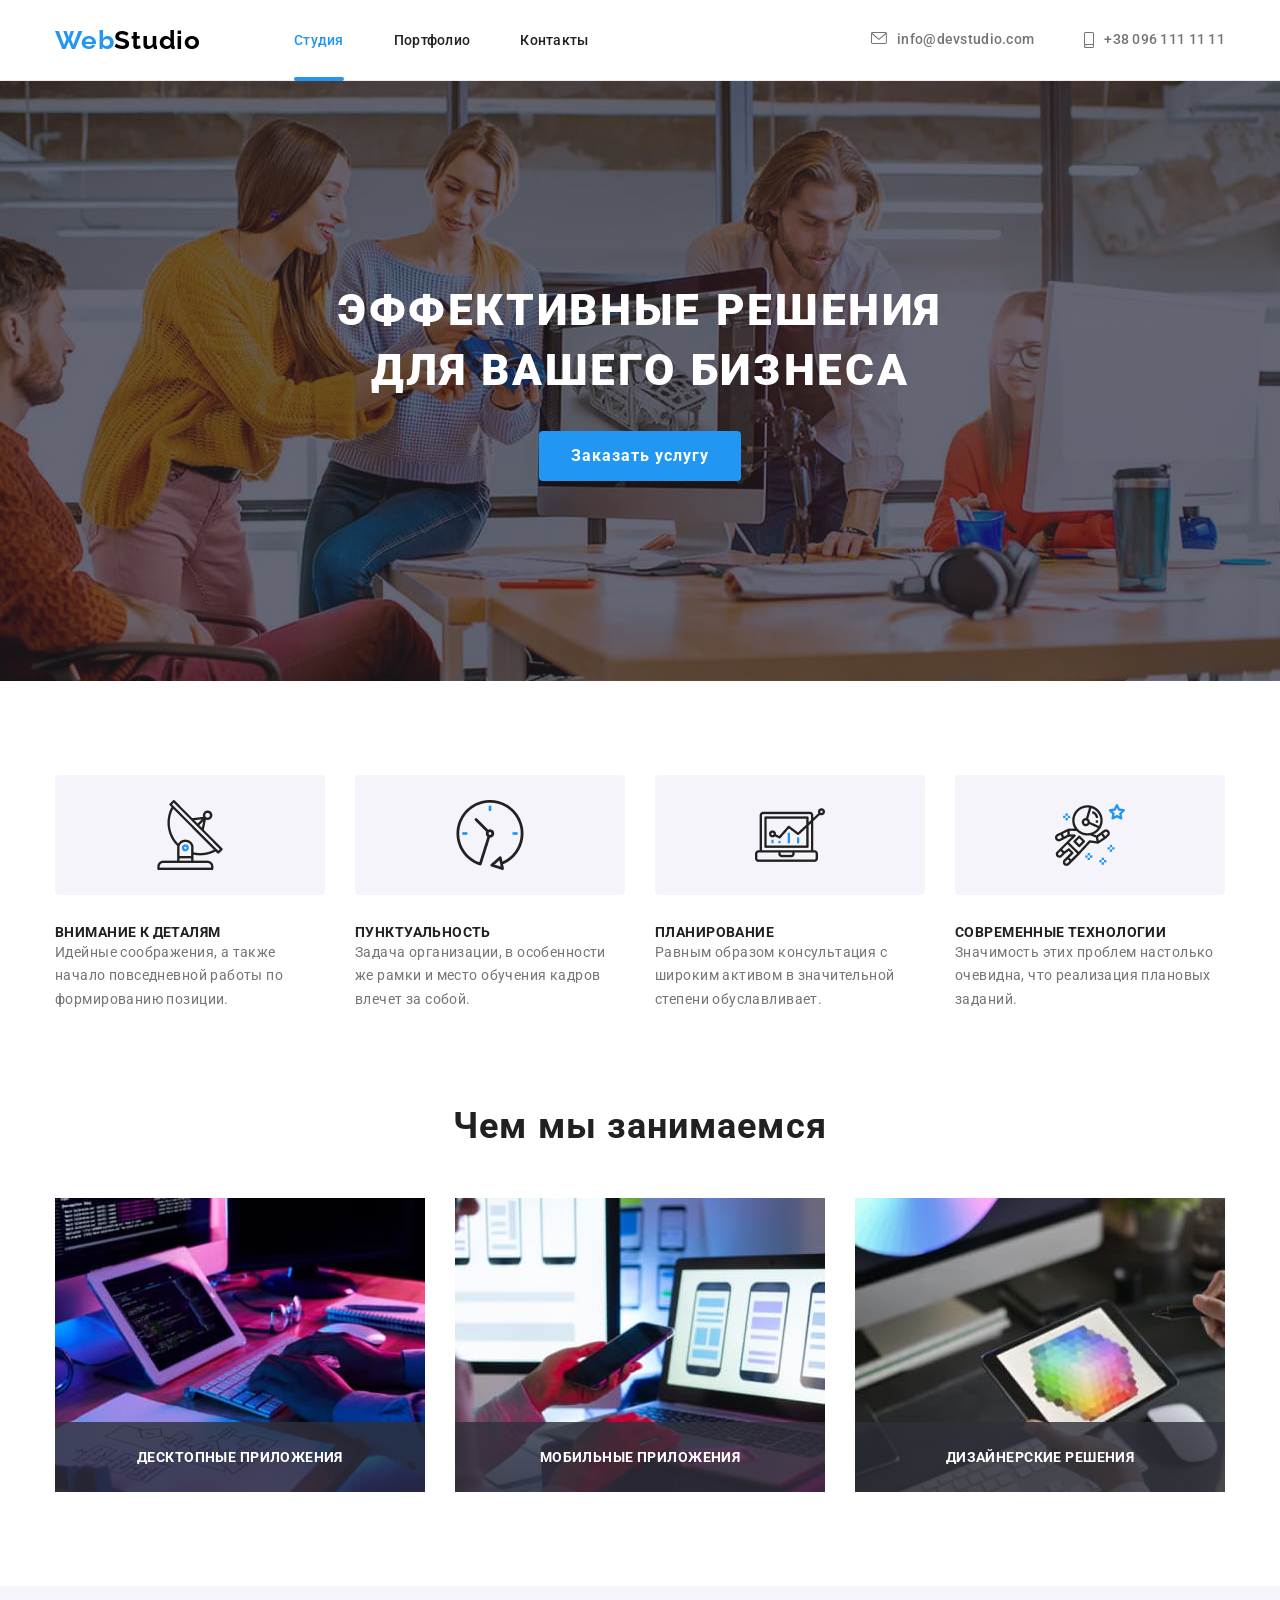
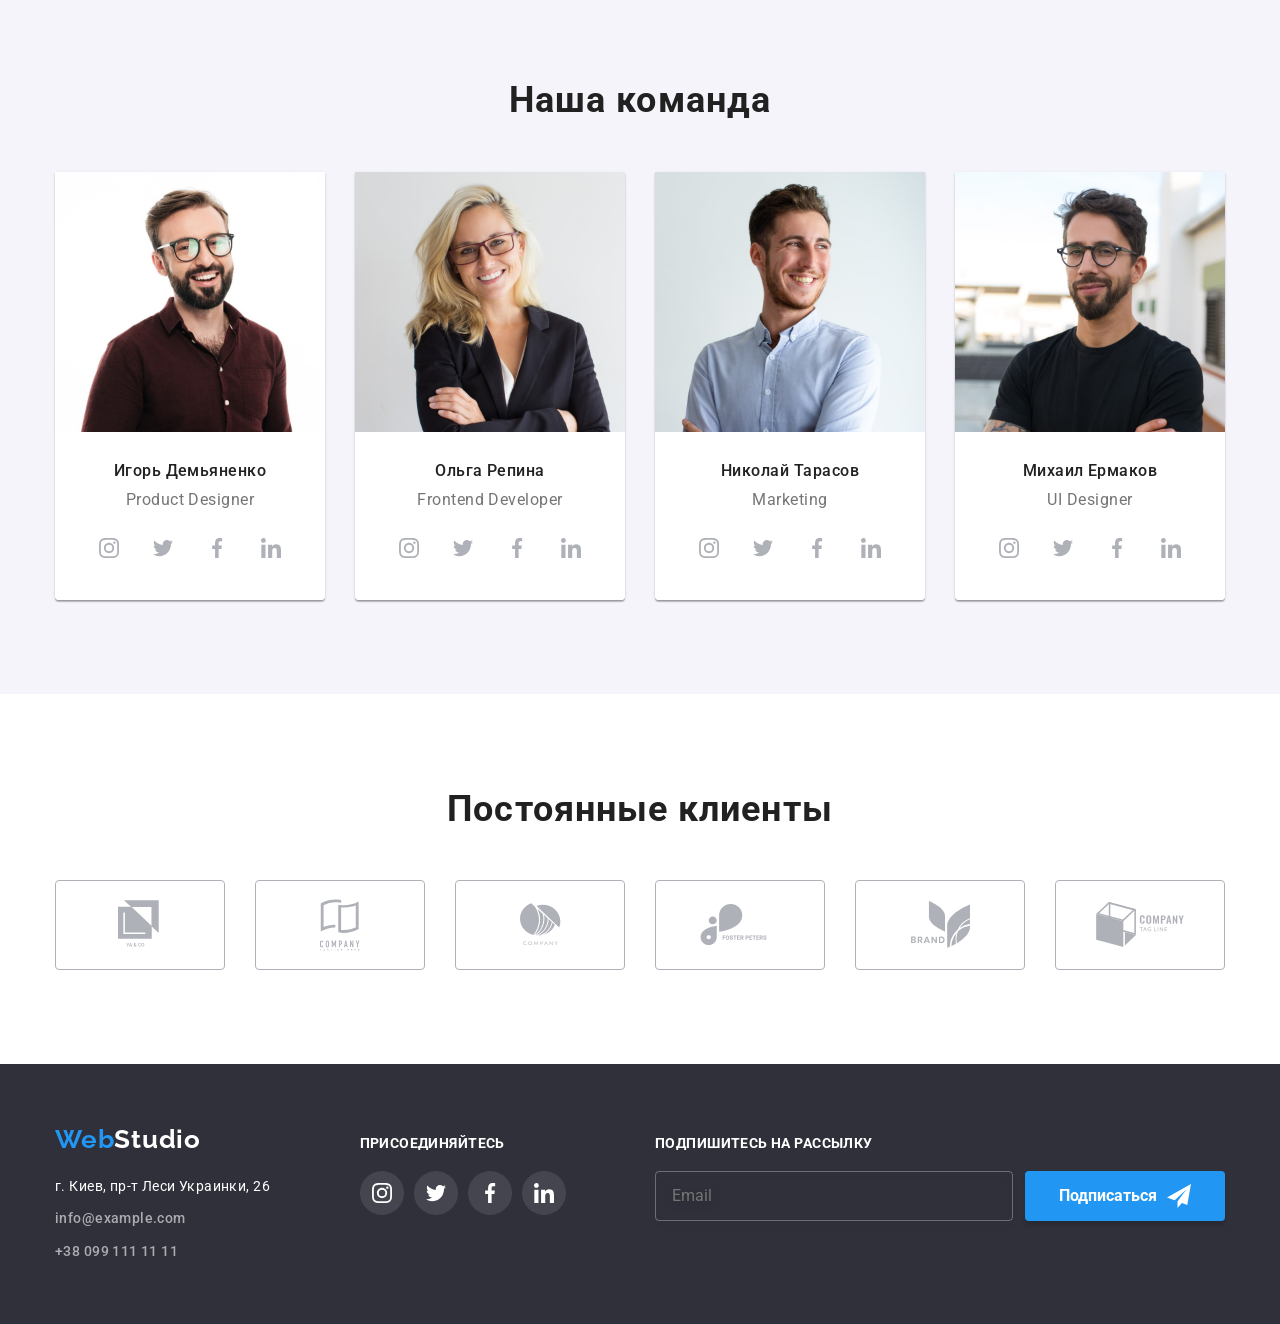
<file: index.html>
<!DOCTYPE html>
<html lang="ru">
  <head>
    <meta charset="UTF-8" />
    <meta http-equiv="X-UA-Compatible" content="IE=edge" />
    <meta name="viewport" content="width=device-width, initial-scale=1.0" />

    <title>Студия</title>
    <link rel="stylesheet" href="https://cdnjs.cloudflare.com/ajax/libs/modern-normalize/1.0.0/modern-normalize.min.css" />
    <link rel="stylesheet" href="./css/style.css" />
    <link href="https://fonts.googleapis.com/css2?family=Raleway:wght@700&family=Roboto:wght@400;500;700;900&display=swap" rel="stylesheet" />
    <link rel="stylesheet" href="./css/" />
  </head>
  <body>
    <header class="header">
      <div class="container">
        <div class="header-flex">
          <nav class="navigation">
            <a href="./index.html" class="logo" lang="en"><span class="logo-blue">Web</span>Studio</a>
            <ul class="site-nav">
              <li class="site-nav-item">
                <a href="./index.html" class="nav-link link current">Студия</a>
              </li>
              <li class="site-nav-item">
                <a href="./portfolio.html" class="link">Портфолио</a>
              </li>
              <li class="site-nav-item">
                <a href="/" class="link">Контакты</a>
              </li>
            </ul>
          </nav>
          <ul class="nav-contact">
            <li class="contacts-item">
              <a href="mailto:info@devstudio.com" class="link">
                <svg class="contacts-icon icon-envelope">
                  <use href="./images/symbol-defs.svg#icon-email"></use></svg
                >info@devstudio.com</a
              >
            </li>
            <li class="contacts-item">
              <a href="tel:+380961111111" class="link">
                <svg class="contacts-icon icon-smartphone">
                  <use href="./images/symbol-defs.svg#icon-smartphone"></use>
                </svg>
                +38 096 111 11 11</a
              >
            </li>
          </ul>
        </div>
      </div>
    </header>

    <!-- Герой -->
    <main>
      <section class="hero">
        <div class="container">
          <h1 class="hero-title">Эффективные решения для вашего бизнеса</h1>
          <button type="button" class="hero-btn" data-modal-open>Заказать услугу</button>
        </div>
      </section>

      <!--Преимущества / Benefits-->

      <section class="section">
        <div class="container">
          <h2 class="visually-hidden">Преимущества компании</h2>
          <ul class="benefits">
            <li class="benefits-item icon-antenna">
              <h3 class="section-title h3">Внимание к деталям</h3>
              <p class="benefits-text">Идейные соображения, а также начало повседневной работы по формированию позиции.</p>
            </li>
            <li class="benefits-item icon-clock">
              <h3 class="section-title h3">Пунктуальность</h3>
              <p class="benefits-text">Задача организации, в особенности же рамки и место обучения кадров влечет за собой.</p>
            </li>
            <li class="benefits-item icon-diagram">
              <h3 class="section-title h3">Планирование</h3>
              <p class="benefits-text">Равным образом консультация с широким активом в значительной степени обуславливает.</p>
            </li>
            <li class="benefits-item icon-astranaut">
              <h3 class="section-title h3">Современные технологии</h3>
              <p class="benefits-text">Значимость этих проблем настолько очевидна, что реализация плановых заданий.</p>
            </li>
          </ul>
        </div>
      </section>

      <!-- Чем мы занимаемся -->

      <section class="section section-service">
        <div class="container">
          <h2 class="section-title h2">Чем мы занимаемся</h2>
          <ul class="service-list">
            <li class="service-item">
              <div class="image-box">
                <img src="./images/box1.jpg" alt="Программирование" width="370" />
                <div class="image-overlay">
                  <p>Десктопные приложения</p>
                </div>
              </div>
            </li>
            <li class="service-item">
              <div class="image-box">
                <img src="./images/box2.jpg" alt="Программирование" width="370" />
                <div class="image-overlay">
                  <p>Мобильные приложения</p>
                </div>
              </div>
            </li>
            <li class="service-item">
              <div class="image-box">
                <img src="./images/box3.jpg" alt="Программирование" width="370" />
                <div class="image-overlay">
                  <p>Дизайнерские решения</p>
                </div>
              </div>
            </li>
          </ul>
        </div>
      </section>

      <!-- Команда / Team -->

      <section class="section team team-box">
        <div class="container">
          <h2 class="section-title h2">Наша команда</h2>
          <ul class="team-list">
            <li class="team-item">
              <img src="./images/igor.jpg" alt="Игорь" width="270" />
              <div class="team-item-footer">
                <h3 class="team-name">Игорь Демьяненко</h3>
                <p lang="en" class="team-title">Product Designer</p>
                <ul class="team-social-list">
                  <li class="team-social-item">
                    <a href="#" class="team-social-link">
                      <svg class="team-social-icon">
                        <use href="./images/symbol-defs.svg#icon-instagram"></use>
                      </svg>
                    </a>
                  </li>
                  <li class="team-social-item">
                    <a href="#" class="team-social-link">
                      <svg class="team-social-icon">
                        <use href="./images/symbol-defs.svg#icon-twitter"></use>
                      </svg>
                    </a>
                  </li>
                  <li class="team-social-item">
                    <a href="#" class="team-social-link">
                      <svg class="team-social-icon">
                        <use href="./images/symbol-defs.svg#icon-facebook"></use>
                      </svg>
                    </a>
                  </li>
                  <li class="team-social-item">
                    <a href="#" class="team-social-link">
                      <svg class="team-social-icon">
                        <use href="./images/symbol-defs.svg#icon-linkedin"></use>
                      </svg>
                    </a>
                  </li>
                </ul>
              </div>
            </li>
            <li class="team-item">
              <img src="./images/olga.jpg" alt="Ольга" width="270" />
              <div class="team-item-footer">
                <h3 class="team-name">Ольга Репина</h3>
                <p lang="en" class="team-title">Frontend Developer</p>
                <ul class="team-social-list">
                  <li class="team-social-item">
                    <a href="#" class="team-social-link">
                      <svg class="team-social-icon">
                        <use href="./images/symbol-defs.svg#icon-instagram"></use>
                      </svg>
                    </a>
                  </li>
                  <li class="team-social-item">
                    <a href="#" class="team-social-link">
                      <svg class="team-social-icon">
                        <use href="./images/symbol-defs.svg#icon-twitter"></use>
                      </svg>
                    </a>
                  </li>
                  <li class="team-social-item">
                    <a href="#" class="team-social-link">
                      <svg class="team-social-icon">
                        <use href="./images/symbol-defs.svg#icon-facebook"></use>
                      </svg>
                    </a>
                  </li>
                  <li class="team-social-item">
                    <a href="#" class="team-social-link">
                      <svg class="team-social-icon">
                        <use href="./images/symbol-defs.svg#icon-linkedin"></use>
                      </svg>
                    </a>
                  </li>
                </ul>
              </div>
            </li>
            <li class="team-item">
              <img src="./images/nikolai.jpg" alt="Николай" width="270" />
              <div class="team-item-footer">
                <h3 class="team-name">Николай Тарасов</h3>
                <p lang="en" class="team-title">Marketing</p>
                <ul class="team-social-list">
                  <li class="team-social-item">
                    <a href="#" class="team-social-link">
                      <svg class="team-social-icon">
                        <use href="./images/symbol-defs.svg#icon-instagram"></use>
                      </svg>
                    </a>
                  </li>
                  <li class="team-social-item">
                    <a href="#" class="team-social-link">
                      <svg class="team-social-icon">
                        <use href="./images/symbol-defs.svg#icon-twitter"></use>
                      </svg>
                    </a>
                  </li>
                  <li class="team-social-item">
                    <a href="#" class="team-social-link">
                      <svg class="team-social-icon">
                        <use href="./images/symbol-defs.svg#icon-facebook"></use>
                      </svg>
                    </a>
                  </li>
                  <li class="team-social-item">
                    <a href="#" class="team-social-link">
                      <svg class="team-social-icon">
                        <use href="./images/symbol-defs.svg#icon-linkedin"></use>
                      </svg>
                    </a>
                  </li>
                </ul>
              </div>
            </li>
            <li class="team-item">
              <img src="./images/mihail.jpg" alt="Михаил" width="270" />
              <div class="team-item-footer">
                <h3 class="team-name">Михаил Ермаков</h3>
                <p lang="en" class="team-title">UI Designer</p>
                <ul class="team-social-list">
                  <li class="team-social-item">
                    <a href="#" class="team-social-link">
                      <svg class="team-social-icon">
                        <use href="./images/symbol-defs.svg#icon-instagram"></use>
                      </svg>
                    </a>
                  </li>
                  <li class="team-social-item">
                    <a href="#" class="team-social-link">
                      <svg class="team-social-icon">
                        <use href="./images/symbol-defs.svg#icon-twitter"></use>
                      </svg>
                    </a>
                  </li>
                  <li class="team-social-item">
                    <a href="#" class="team-social-link">
                      <svg class="team-social-icon">
                        <use href="./images/symbol-defs.svg#icon-facebook"></use>
                      </svg>
                    </a>
                  </li>
                  <li class="team-social-item">
                    <a href="#" class="team-social-link">
                      <svg class="team-social-icon">
                        <use href="./images/symbol-defs.svg#icon-linkedin"></use>
                      </svg>
                    </a>
                  </li>
                </ul>
              </div>
            </li>
          </ul>
        </div>
      </section>

      <!-- CLIENTS -->

      <section class="clients">
        <div class="container">
          <h2 class="clients-title">Постоянные клиенты</h2>
          <ul class="clients-list">
            <li class="clients-item">
              <a href="" class="clients-link">
                <svg class="clients-item logo-1">
                  <use href="./images/symbol-defs.svg#icon-logo-1"></use>
                </svg>
              </a>
            </li>
            <li class="clients-item">
              <a href="" class="clients-link">
                <svg class="clients-item logo-2">
                  <use href="./images/symbol-defs.svg#icon-logo-2"></use>
                </svg>
              </a>
            </li>
            <li class="clients-item">
              <a href="" class="clients-link">
                <svg class="clients-item logo-3">
                  <use href="./images/symbol-defs.svg#icon-logo-3"></use>
                </svg>
              </a>
            </li>
            <li class="clients-item">
              <a href="" class="clients-link">
                <svg class="clients-item logo-4">
                  <use href="./images/symbol-defs.svg#icon-logo-4"></use>
                </svg>
              </a>
            </li>
            <li class="clients-item">
              <a href="" class="clients-link">
                <svg class="clients-item logo-5">
                  <use href="./images/symbol-defs.svg#icon-logo-5"></use>
                </svg>
              </a>
            </li>
            <li class="clients-item">
              <a href="" class="clients-link">
                <svg class="clients-item logo-6">
                  <use href="./images/symbol-defs.svg#icon-logo-6"></use>
                </svg>
              </a>
            </li>
          </ul>
        </div>
      </section>
    </main>

    <!-- Футер -->

    <footer>
      <div class="container footer-box">
        <div class="footer-box-div">
          <a href="/" class="logo-footer" lang="en"><span class="logo-blue">Web</span>Studio</a>
          <address class="address">
            <ul class="footer-contact">
              <li class="aadress-item">
                <a href="/" class="street">г. Киев, пр-т Леси Украинки, 26</a>
              </li>
              <li class="aadress-item">
                <a href="mailto:info@example.com" class="link">info@example.com</a>
              </li>
              <li class="aadress-item">
                <a href="tel:+380991111111" class="link">+38 099 111 11 11</a>
              </li>
            </ul>
          </address>
        </div>
        <div class="footer-box-div">
          <h2 class="footer-title">присоединяйтесь</h2>
          <ul class="footer-list">
            <li class="footer-item">
              <a href="" class="footer-link">
                <svg class="footer-icon">
                  <use href="./images/symbol-defs.svg#icon-instagram"></use>
                </svg>
              </a>
            </li>
            <li class="footer-item">
              <a href="" class="footer-link">
                <svg class="footer-icon">
                  <use href="./images/symbol-defs.svg#icon-twitter"></use>
                </svg>
              </a>
            </li>
            <li class="footer-item">
              <a href="" class="footer-link">
                <svg class="footer-icon">
                  <use href="./images/symbol-defs.svg#icon-facebook"></use>
                </svg>
              </a>
            </li>
            <li class="footer-item">
              <a href="" class="footer-link">
                <svg class="footer-icon">
                  <use href="./images/symbol-defs.svg#icon-linkedin"></use>
                </svg>
              </a>
            </li>
          </ul>
        </div>
        <div class="connect">
          <form class="connect-form">
            <h3 class="subscribe">Подпишитесь на рассылку</h3>
            <div class="button-div">
              <input type="text" name="email" class="subscribe-input" placeholder="Email" />
              <button type="submit" class="connect-button">
                Подписаться
                <svg class="connect-svg">
                  <use href="./images/symbol-defs.svg#icon-send"></use>
                </svg>
              </button>
            </div>
          </form>
        </div>
      </div>
    </footer>
    <div class="backdrop is-hidden" data-modal>
      <div class="modal">
        <button type="button" class="btn-close" data-modal-close>
          <svg class="close-button">
            <use href="./images/symbol-defs.svg#icon-close"></use>
          </svg>
        </button>
        <h3 class="modal-title">Оставьте свои данные, мы вам перезвоним</h3>

        <form class="modal-form">
          <label class="modal-box">
            <span class="form-text">Имя</span>
            <svg class="form-icon1">
              <use href="./images/symbol-defs.svg#icon-person"></use>
            </svg>
            <input type="text" name="name" class="form-input" />
            
          </label>
          <label class="modal-box">
            <span class="form-text">Телефон</span>
            <svg class="form-icon2">
              <use href="./images/symbol-defs.svg#icon-phone"></use>
            </svg>
            <input type="tel" name="tel" class="form-input" />
          </label>
          <label class="modal-box">
            <span class="form-text">Почта</span>
            <svg class="form-icon3">
              <use href="./images/symbol-defs.svg#icon-mail"></use>
            </svg>
            <input type="email" name="email" class="form-input" />
          </label>
          <label class="modal-box">
            <span class="form-text">Комментарий</span>
            <textarea name="comment" class="form-textarea" placeholder="Введите текст"></textarea>
          </label>
          <label class="modal-rules-text">
            <input class="form-checkbox" type="checkbox" name="checkbox" />
            <span class="check-icon"></span>
            Соглашаюсь с рассылкой и принимаю <a href="#" class="rules-text">Условия договора</a>
            
          </label>
          <button type="submit" class="btn-send">Отправить</button>
        </form>
      </div>
    </div>

    <script src="./js/modal.js"></script>
  </body>
</html>
</file>
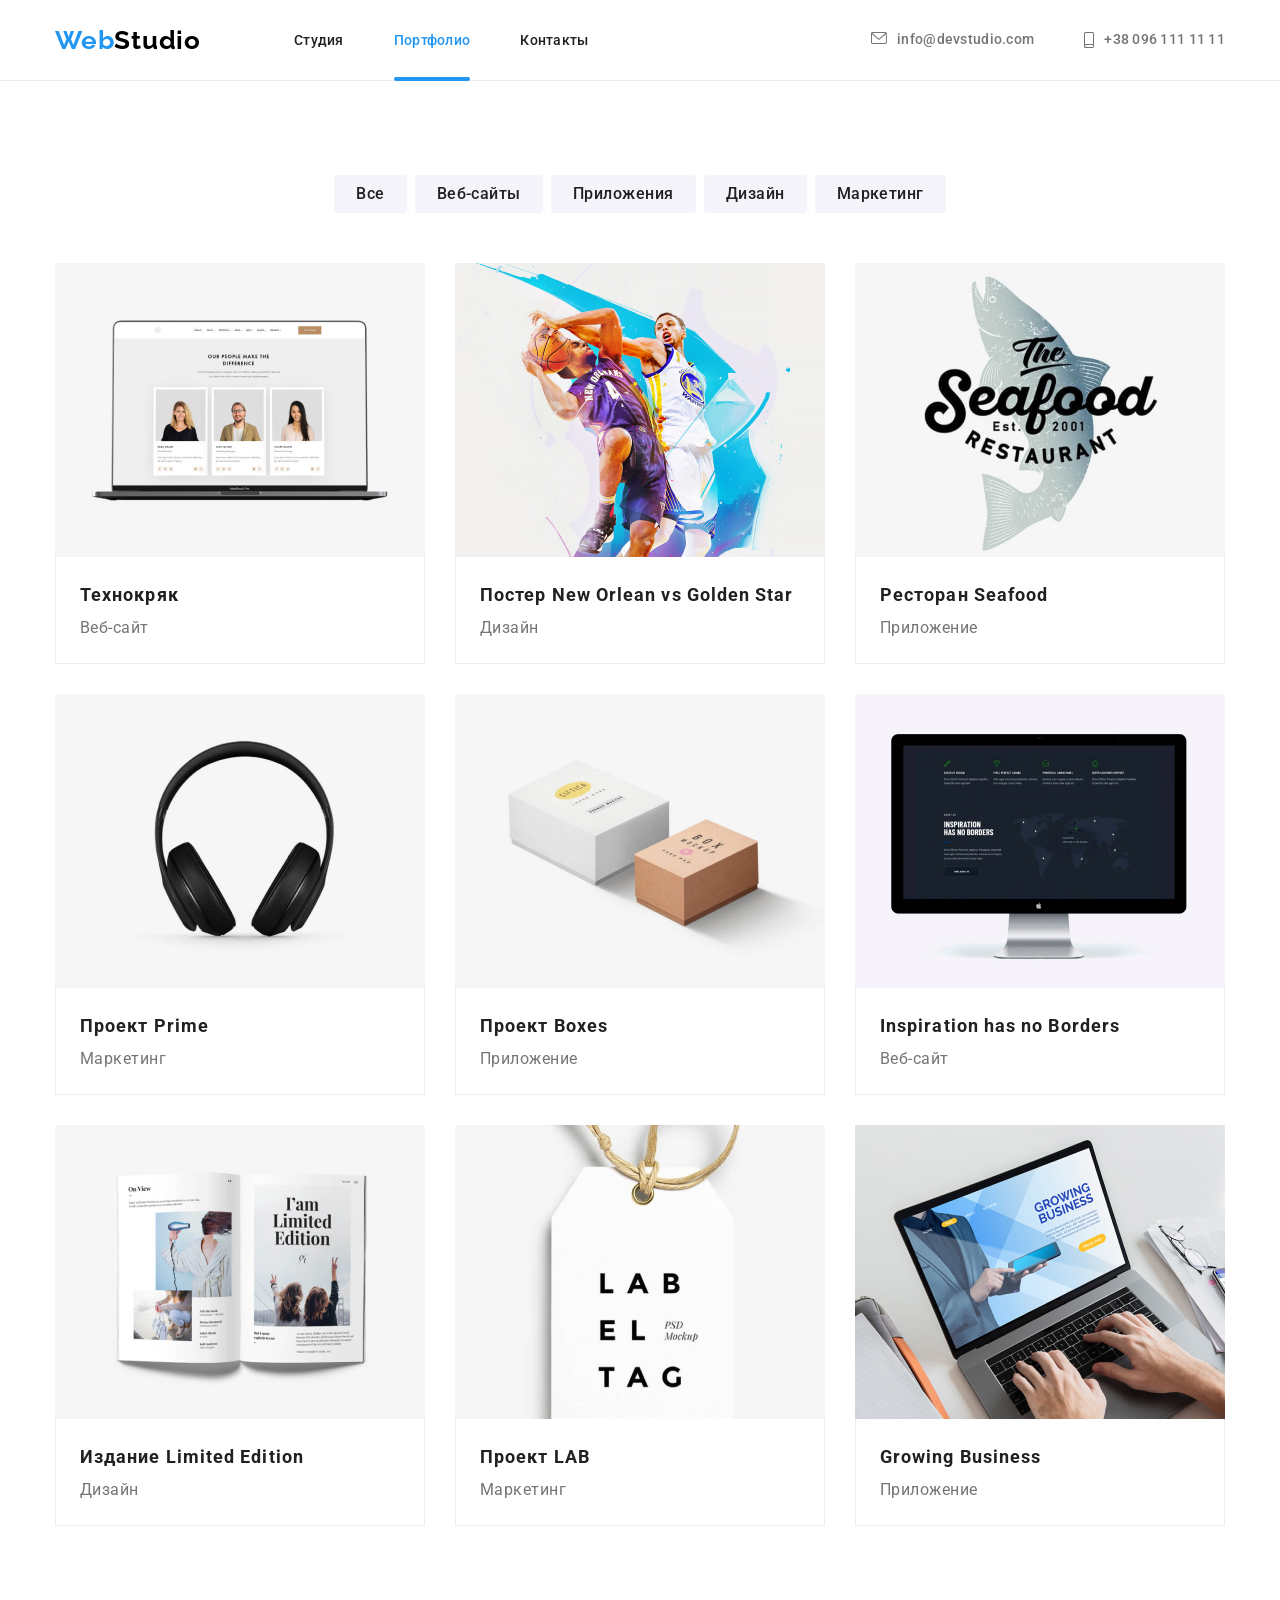
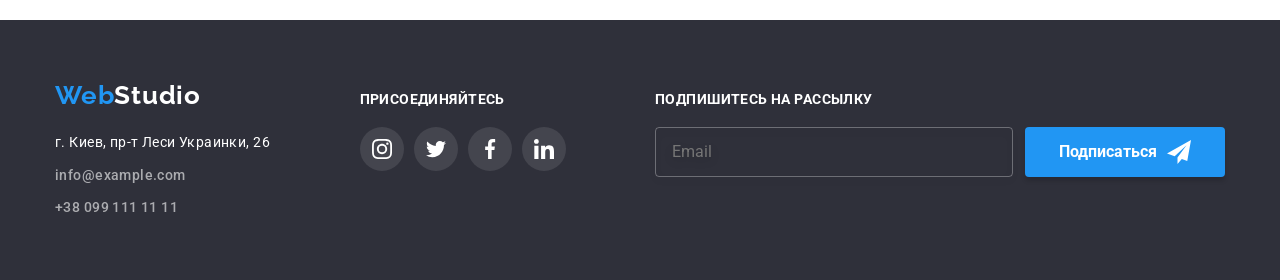
<file: portfolio.html>
<!DOCTYPE html>
<html lang="ru">
  <head>
    <meta charset="UTF-8" />
    <meta http-equiv="X-UA-Compatible" content="IE=edge" />
    <meta name="viewport" content="width=device-width, initial-scale=1.0" />
    <title>Портфолио</title>
    <link rel="stylesheet" href="https://cdnjs.cloudflare.com/ajax/libs/modern-normalize/1.0.0/modern-normalize.min.css" />
    <link rel="stylesheet" href="./css/style.css" />
    <link href="https://fonts.googleapis.com/css2?family=Raleway:wght@700&family=Roboto:wght@400;500;700;900&display=swap" rel="stylesheet" />
  </head>
  <body>
    <header class="header">
      <div class="container">
        <div class="header-flex">
          <nav class="navigation">
            <a href="./index.html" class="logo" lang="en"><span class="logo-blue">Web</span>Studio</a>
            <ul class="site-nav">
              <li class="site-nav-item">
                <a href="./index.html" class="link">Студия</a>
              </li>
              <li class="site-nav-item">
                <a href="./portfolio.html" class="nav-link link current">Портфолио</a>
              </li>
              <li class="site-nav-item">
                <a href="/" class="link">Контакты</a>
              </li>
            </ul>
          </nav>
          <ul class="nav-contact">
            <li class="contacts-item">
              <a href="mailto:info@devstudio.com" class="link">
                <svg class="contacts-icon icon-envelope">
                  <use href="./images/symbol-defs.svg#icon-email"></use></svg
                >info@devstudio.com</a
              >
            </li>
            <li class="contacts-item">
              <a href="tel:+380961111111" class="link">
                <svg class="contacts-icon icon-smartphone">
                  <use href="./images/symbol-defs.svg#icon-smartphone"></use>
                </svg>
                +38 096 111 11 11</a
              >
            </li>
          </ul>
        </div>
      </div>
    </header>

    <!-- Герой -->
    <main>
      <section class="section">
        <div class="container">
          <h1 class="visually-hidden">Закладки</h1>
          <ul class="buttons">
            <li class="buttons-item">
              <button type="button" class="btn">Все</button>
            </li>
            <li class="buttons-item">
              <button type="button" class="btn">Веб-сайты</button>
            </li>
            <li class="buttons-item">
              <button type="button" class="btn">Приложения</button>
            </li>
            <li class="buttons-item">
              <button type="button" class="btn">Дизайн</button>
            </li>
            <li class="buttons-item">
              <button type="button" class="btn">Маркетинг</button>
            </li>
          </ul>

          <!-- Services -->

          <div class="serv-container">
            <ul class="serv-list">
              <li class="serv-list-item">
                <div class="box">
                  <img src="./images/img.jpg" alt="Лэптоп" width="370" />
                  <div class="overlay">
                    <p>
                      Технокряк это современная площадка распространения коронавируса. Компании используют эту платформу для цифрового шпионажа и атак
                      на защищённые сервера конкурентов.
                    </p>
                  </div>
                </div>
                <div class="item-footer">
                  <h2 class="service-title">Технокряк</h2>
                  <p class="service-text">Веб-сайт</p>
                </div>
              </li>
              <li class="serv-list-item">
                <div class="box">
                  <img src="./images/img-2.jpg" alt="Баскетболл" width="370" />
                  <div class="overlay">
                    <p>
                      Технокряк это современная площадка распространения коронавируса. Компании используют эту платформу для цифрового шпионажа и атак
                      на защищённые сервера конкурентов.
                    </p>
                  </div>
                </div>
                <div class="item-footer">
                  <h2 class="service-title">Постер New Orlean vs Golden Star</h2>
                  <p class="service-text">Дизайн</p>
                </div>
              </li>
              <li class="serv-list-item">
                <div class="box">
                  <img src="./images/img-3.jpg" alt="Логотип" width="370" />
                  <div class="overlay">
                    <p>
                      Технокряк это современная площадка распространения коронавируса. Компании используют эту платформу для цифрового шпионажа и атак
                      на защищённые сервера конкурентов.
                    </p>
                  </div>
                </div>
                <div class="item-footer">
                  <h2 class="service-title">Ресторан Seafood</h2>
                  <p class="service-text">Приложение</p>
                </div>
              </li>
              <li class="serv-list-item">
                <div class="box">
                  <img src="./images/img-4.jpg" alt="Наушники" width="370" />
                  <div class="overlay">
                    <p>
                      Технокряк это современная площадка распространения коронавируса. Компании используют эту платформу для цифрового шпионажа и атак
                      на защищённые сервера конкурентов.
                    </p>
                  </div>
                </div>
                <div class="item-footer">
                  <h2 class="service-title">Проект Prime</h2>
                  <p class="service-text">Маркетинг</p>
                </div>
              </li>
              <li class="serv-list-item">
                <div class="box">
                  <img src="./images/img-5.jpg" alt="Коробки" width="370" />
                  <div class="overlay">
                    <p>
                      Технокряк это современная площадка распространения коронавируса. Компании используют эту платформу для цифрового шпионажа и атак
                      на защищённые сервера конкурентов.
                    </p>
                  </div>
                </div>
                <div class="item-footer">
                  <h2 class="service-title">Проект Boxes</h2>
                  <p class="service-text">Приложение</p>
                </div>
              </li>
              <li class="serv-list-item">
                <div class="box">
                  <img src="./images/img-6.jpg" alt="Монитор" width="370" />
                  <div class="overlay">
                    <p>
                      Технокряк это современная площадка распространения коронавируса. Компании используют эту платформу для цифрового шпионажа и атак
                      на защищённые сервера конкурентов.
                    </p>
                  </div>
                </div>
                <div class="item-footer">
                  <h2 class="service-title">Inspiration has no Borders</h2>
                  <p class="service-text">Веб-сайт</p>
                </div>
              </li>
              <li class="serv-list-item">
                <div class="box">
                  <img src="./images/img-7.jpg" alt="Книга" width="370" />
                  <div class="overlay">
                    <p>
                      Технокряк это современная площадка распространения коронавируса. Компании используют эту платформу для цифрового шпионажа и атак
                      на защищённые сервера конкурентов.
                    </p>
                  </div>
                </div>
                <div class="item-footer">
                  <h2 class="service-title">Издание Limited Edition</h2>
                  <p class="service-text">Дизайн</p>
                </div>
              </li>
              <li class="serv-list-item">
                <div class="box">
                  <img src="./images/img-8.jpg" alt="Бирка" width="370" />
                  <div class="overlay">
                    <p>
                      Технокряк это современная площадка распространения коронавируса. Компании используют эту платформу для цифрового шпионажа и атак
                      на защищённые сервера конкурентов.
                    </p>
                  </div>
                </div>
                <div class="item-footer">
                  <h2 class="service-title">Проект LAB</h2>
                  <p class="service-text">Маркетинг</p>
                </div>
              </li>
              <li class="serv-list-item">
                <div class="box">
                  <img src="./images/img-9.jpg" alt="Разработка" width="370" />
                  <div class="overlay">
                    <p>
                      Технокряк это современная площадка распространения коронавируса. Компании используют эту платформу для цифрового шпионажа и атак
                      на защищённые сервера конкурентов.
                    </p>
                  </div>
                </div>
                <div class="item-footer">
                  <h2 class="service-title">Growing Business</h2>
                  <p class="service-text">Приложение</p>
                </div>
              </li>
            </ul>
          </div>
        </div>
      </section>
    </main>

    <!-- Футер -->

    <footer>
      <div class="container footer-box">
        <div class="footer-box-div">
          <a href="/" class="logo-footer" lang="en"><span class="logo-blue">Web</span>Studio</a>
          <address class="address">
            <ul class="footer-contact">
              <li class="aadress-item">
                <a href="/" class="street">г. Киев, пр-т Леси Украинки, 26</a>
              </li>
              <li class="aadress-item">
                <a href="mailto:info@example.com" class="link">info@example.com</a>
              </li>
              <li class="aadress-item">
                <a href="tel:+380991111111" class="link">+38 099 111 11 11</a>
              </li>
            </ul>
          </address>
        </div>
        <div class="footer-box-div">
          <h2 class="footer-title">присоединяйтесь</h2>
          <ul class="footer-list">
            <li class="footer-item">
              <a href="" class="footer-link">
                <svg class="footer-icon">
                  <use href="./images/symbol-defs.svg#icon-instagram"></use>
                </svg>
              </a>
            </li>
            <li class="footer-item">
              <a href="" class="footer-link">
                <svg class="footer-icon">
                  <use href="./images/symbol-defs.svg#icon-twitter"></use>
                </svg>
              </a>
            </li>
            <li class="footer-item">
              <a href="" class="footer-link">
                <svg class="footer-icon">
                  <use href="./images/symbol-defs.svg#icon-facebook"></use>
                </svg>
              </a>
            </li>
            <li class="footer-item">
              <a href="" class="footer-link">
                <svg class="footer-icon">
                  <use href="./images/symbol-defs.svg#icon-linkedin"></use>
                </svg>
              </a>
            </li>
          </ul>
        </div>
        <div class="connect">
          <form class="connect-form">
            <h3 class="subscribe">Подпишитесь на рассылку</h3>
            <div class="button-div">
              <input type="text" name="email" class="subscribe-input" placeholder="Email" />
              <button type="submit" class="connect-button">
                Подписаться
                <svg class="connect-svg">
                  <use href="./images/symbol-defs.svg#icon-send"></use>
                </svg>
              </button>
            </div>
          </form>
        </div>
      </div>
    </footer>
  </body>
</html>
</file>
<file: css/style.css>
:root {
    --primary-color: #212121;
    --black-color: #000000;
    --grey-color: #757575;
    --blue-color: #2196F3;
    --white-color: #FFFFFF;
}


body {
    font-family: 'Roboto',sans-serif;
    color: #212121;
    margin: 0;
}

* {
    box-sizing: border-box;
}

ul {
    margin: 0;
    padding: 0;
    list-style: none;
}

button {
    font-family:  inherit;
}

img {
    display: block;
    max-width: 100%;
}

h2,
h3,
p {
    margin: 0;
}

/* Hidden items  */

.visually-hidden {
    position: absolute !important;
    clip: rect(1px 1px 1px 1px);
    clip: rect(1px, 1px, 1px, 1px);
    padding: 0 !important;
    border: 0 !important;
    height: 1px !important;
    width: 1px !important;
    overflow: hidden;
}

/* Header logo footer logo*/

.logo {
    font-family: Raleway;
    font-weight: bold;
    font-size: 26px;
    line-height: 1.19;
    /* identical to box height */
    letter-spacing: 0.03em;
    color: #000000;
    text-decoration: none;
}

.logo-blue {
    font-family: Raleway;
    font-weight: bold;
    font-size: 26px;
    line-height: 1.19;
    letter-spacing: 0.03em;
    color: #2196F3;
}

.logo-footer {
    font-family: Raleway;
    font-weight: bold;
    font-size: 26px;
    line-height: 1.19;
    /* identical to box height */
    letter-spacing: 0.03em;
    color: #FFFFFF;
    text-decoration: none;
}

.portfolio:active {
 color: #000000;
}

.contacts-icon {
    margin-right: 10px;
}

.icon-envelope {
    width: 16px;
    height: 12px;
}

.icon-smartphone {
    width: 10px;
    height: 16px;
}



/* Hero / Main / Container */

.container {
   width: 1200px;
   margin: 0 auto;
   padding: 0 15px;
}

.hero {
    max-width: 1600px;
    margin-right: auto;
    margin-left: auto;
    text-align: center;
    display: flex;
    align-items: center;
    padding: 200px 0;
   
    background: linear-gradient(rgba(47, 48, 58, 0.4), rgba(47, 48, 58, 0.4)),
    url(../images/hero.jpg);
    background-position: center;
    background-color: #2F303A;
}


.hero .hero-title {
    width: 696px;
    margin: 0 auto 30px;
    font-weight: 900;
    font-size: 44px;
    line-height: 1.36;
    text-align: center;
    letter-spacing: 0.06em;
    text-transform: uppercase;
    margin-bottom: 30px;
    color: #FFFFFF;
}


.hero-btn {
    font-family: Roboto;
    font-weight: bold;
    font-size: 16px;
    line-height: 1.87;
    display: flex;
    align-items: center;
    text-align: center;
    letter-spacing: 0.06em;
    
    border-radius: 4px;
    border: none;
    padding: 10px 32px;
    text-decoration: none;
    display: inline-block;
    color: #FFFFFF;
    background-color: #2196F3;
    
}


/* Site-nav */

.site-nav {
    margin-left: 93px;
    display: flex;
}

.site-nav-item:not(:first-child) {
    margin-left: 50px;
}

.site-nav.link {
    color: #212121;
    
}

.site-nav .link.current {
    color: #2196F3;
}

.site-nav a {
    font-weight: 500;
    font-size: 14px;
    line-height: 1.14;
    letter-spacing: 0.02em;
}

.nav-contact > .link:not(:first-child) {
    margin-left: 50px;
}

.nav-link  {
    position: relative;
    font-weight: 500;
    font-size: 14px;
    text-decoration: none;
    letter-spacing: 0.02em;       line-height: 1.15;
    color: #212121;
    padding: 10px 0 10px 0;
    text-decoration: none;

    transition: color 250ms cubic-bezier(0.4, 0, 0.2, 1),
    fill 250ms cubic-bezier(0.4, 0, 0.2, 1);
       
}

.nav-link::after {
    content: '';

    display: block;
    width: 100%;
    height: 4px;
    margin-top: 28px;
    border-radius: 2px;

    position: absolute;

    background-color: #2196F3;

    transition: opacity 250ms cubic-bezier(0.4, 0, 0.2, 1)

}

/* What we do -  IMAGE OVERLAY */

.image-box {
    position: relative;
    width: 100%;
    background-color: #bdbdbd;
    overflow: visible;
}

.image-box:hover .image-overlay {
    transform: translatey(0);
}

.image-overlay {
    position: absolute;
    bottom: 0;
    left: 0;
    width: 370px;
    height: 70px;
    display: flex;
    align-items: center;
    justify-content: center;


    background: rgba(47, 48, 58, 0.8);

    transform: translatey(0%);
    transition: transform 250ms ease;
}

.image-overlay>p {
    font-weight: bold;
    font-size: 14px;
    line-height: 16px;
    text-align: center;
    letter-spacing: 0.03em;
    text-transform: uppercase;
    text-align: center;

    color: #FFFFFF;
}

/* Section */

.section {
    padding: 94px 0 94px 0;
}

.section .section-title.h2 {
    font-weight: bold;
    font-size: 36px;
    line-height: 1.16;
    text-align: center;
    letter-spacing: 0.03em;
    margin-bottom: 50px;
    margin-top: 0;
}

.team .section-title.h2 {
    font-weight: bold;
    font-size: 36px;
    line-height: 1.16;
    text-align: center;
    letter-spacing: 0.03em;
}

.section .section-title.h3 {
    font-weight: bold;
    font-size: 14px;
    line-height: 1.14;
    letter-spacing: 0.03em;
    text-transform: uppercase;
}

.section .benefits-text {
    font-size: 14px;
    line-height: 1.71;
    letter-spacing: 0.03em;
    color: #757575;
}

/* Benefits Section  */

.benefits {
    display: flex;
}

.benefits-item {
    width: 270px;
}

.benefits-item:not(:last-child) {
    margin-right: 30px;
}

.benefits-item.icon-antenna::before {
    content: '';
    display: block;
    height: 120px;
    margin-bottom: 30px;

    background: #F5F4FA;
    background-image: url('../images/icon/antenna.png');
    background-size: 65,32px 70px contain;
    background-repeat: no-repeat;
    background-position: center;
    border-radius: 4px;
}

.benefits-item.icon-clock::before {
    content: '';
    display: block;
    height: 120px;
    margin-bottom: 30px;

    background: #F5F4FA;
    background-image: url('../images/icon/clock.png');
    background-size: 65, 32px 70px contain;
    background-repeat: no-repeat;
    background-position: center;
    border-radius: 4px;
}

.benefits-item.icon-diagram::before {
    content: '';
    display: block;
    height: 120px;
    margin-bottom: 30px;

    background: #F5F4FA;
    background-image: url('../images/icon/diagram.png');
    background-size: 65, 32px 70px contain;
    background-repeat: no-repeat;
    background-position: center;
    border-radius: 4px;
}

.benefits-item.icon-astranaut::before {
    content: '';
    display: block;
    height: 120px;
    margin-bottom: 30px;

    background: #F5F4FA;
    background-image: url('../images/icon/astronaut.png');
    background-size: 65, 32px 70px contain;
    background-repeat: no-repeat;
    background-position: center;
    border-radius: 4px;
}

/* SERVICE */

.section-service {
    padding-top: 0;
}

.section-service .section-title.h2 {
    font-weight: bold;
    font-size: 36px;
    line-height: 1.16;
    text-align: center;
    letter-spacing: 0.03em;
}

.service-list {
    display: flex;
}

.service-item:not(:last-child) {
    margin-right: 30px;
}

/* Team */

.team-box {
    background-color: #f5f4fa;
}

.team-item-footer {
    background-color: #fff;
    padding: 30px 0 30px 0;
    text-align: center;
    border-bottom-left-radius: 4px;
    border-bottom-right-radius: 4px;
}

.team .team-name {
    font-weight: 500;
    font-size: 16px;
    line-height: 1.18;
    text-align: center;
    letter-spacing: 0.03em;
    padding-bottom: 10px;
}

.team .team-title {
    font-size: 16px;
    line-height: 1.18;
    text-align: center;
    letter-spacing: 0.03em;
    color: #757575;
}

.team-list {
    display: flex;
    margin-top: 50px;
}

.team-item {
    box-shadow: 0px 1px 3px rgba(0, 0, 0, 0.12), 0px 1px 1px rgba(0, 0, 0, 0.14),
        0px 2px 1px rgba(0, 0, 0, 0.2);
    border-radius: 0px 0px 4px 4px;
}

.team-item:not(:last-child) {
    margin-right: 30px;
}

/* TEAM SOCIAL ICON */

.team-social-list {
    display: flex;
    justify-content: center;
    margin-top: 16px;
}

.team-social-link {
    display: flex;
    width: 44px;
    height: 44px;
    border-radius: 50%;
    justify-content: center;
    align-items: center;
    fill: #afb1b8;

    transition: background-color 250ms cubic-bezier(0.4, 0, 0.2, 1),
                fill 250ms cubic-bezier(0.4, 0, 0.2, 1);
}

.team-social-item:not(:last-child) {
    margin-right: 10px;
}

.team-social-link:hover,
.team-social-link:focus {
    background-color: #2196f3;
    fill: #fff;
}

.team-social-icon {
    width: 20px;
    height: 20px;
}



/* CLIENTS */

.clients {
    padding-top: 94px;
    padding-bottom: 94px;
}

.clients-title {
    font-weight: bold;
    font-size: 36px;
    line-height: 42px;
    text-align: center;
    letter-spacing: 0.03em;
    margin-bottom: 50px;
}

.clients-list {
      display: flex;
      justify-content: center;
}

.clients-item:not(:last-child) {
    margin-right: 30px;
}

.clients-link {
    display: flex;
    justify-content: center;
    align-items: center;
    width: 170px;
    height: 90px;
    border: 1px solid #AFB1B8;
    border-radius: 4px;
    fill: #AFB1B8;

    transition: border 250ms cubic-bezier(0.4, 0, 0.2, 1),
    fill 250ms cubic-bezier(0.4, 0, 0.2, 1);
}

.clients-link:hover,
.clients-link:focus {
    border: 1px solid #2196f3;
    fill: #2196f3;
}

.logo-1 {
    width: 45px;
    height: 50px;
}

.logo-2 {
    width: 40px;
    height: 52px;
}

.logo-3 {
    width: 41px;
    height: 42.6px;
}

.logo-4 {
    width: 80px;
    height: 42px;
}

.logo-5 {
    width: 59px;
    height: 47px;
}

.logo-6 {
    width: 88.5px;
    height: 45.5px;
}

/* Buttons */

.btn:hover,
.btn:focus {
    background-color: #2196F3;
    cursor: pointer;
    color: #fff;
    box-shadow: 0px 3px 1px rgba(0, 0, 0, 0.1),
    0px 1px 2px rgba(0, 0, 0, 0.08),
    0px 2px 2px rgba(0, 0, 0, 0.12);
}

.btn {
    font-weight: 500;
    font-size: 16px;
    line-height: 26px;
    text-align: center;
    letter-spacing: 0.03em;
    border: none;
    border-radius: 4px;
    padding: 6px 22px;
    color: #212121;
    background-color: #F5F4FA;

    transition: background-color 250ms cubic-bezier(0.4, 0, 0.2, 1),
    color 250ms cubic-bezier(0.4, 0, 0.2, 1),
    box-shadow 250ms cubic-bezier(0.4, 0, 0.2, 1);
}

/* Service */

.section .service-title {
   font-weight: bold;
   font-size: 18px;
   line-height: 2;
   letter-spacing: 0.06em;
}

.section .service-text {
   font-size: 16px;
   line-height: 1.87;
   letter-spacing: 0.03em;
   color: #757575;
}

.serv-container {
    margin-top: 50px;
}

.serv-list {
    display: flex;
    flex-wrap: wrap;
    padding: 0;
    margin: 0;
    margin-left: -30px;
    margin-top: -30px;
}

.serv-list-item {
    flex-basis: calc(100% / 3 - 30px);
    margin-left: 30px;
    margin-top: 30px;

    transition: background 250ms cubic-bezier(0.4, 0, 0.2, 1),
    border 250ms cubic-bezier(0.4, 0, 0.2, 1),
    box-sizing 250ms cubic-bezier(0.4, 0, 0.2, 1),
    box-shadow 250ms cubic-bezier(0.4, 0, 0.2, 1);
}

.item-footer {
    background-color: #fff;
    border: 1px solid #eee;
    border-top: none;
    padding: 20px 24px;
}

.serv-list-item:hover,
.serv-list-item:focus {
    background: #FFFFFF;
    box-sizing: border-box;
    box-shadow: 0px 1px 1px rgba(0, 0, 0, 0.12), 0px 4px 4px rgba(0, 0, 0, 0.06), 1px 4px 6px rgba(0, 0, 0, 0.16);
}

/* OVERLAY CARDS */

.box {
    position: relative;
    width: auto;
    overflow: hidden;
}

.box:hover .overlay {
    transform: translatey(0);
}

.serv-list-item:hover .overlay {
    transform: translatey(0);
}

.overlay {
    position: absolute;
    top: 0;
    left: 0;
    width: auto;
    
    background: rgba(33, 150, 243, 0.9);

    transform: translatey(100%);
    transition: transform 250ms ease;
}

.overlay>p {
    font-size: 18px;
    line-height: 28px;
    letter-spacing: 0.03em;
    padding: 63px 24px;

    color: #FFFFFF;
}


/* Buttons class */

.buttons {
    display: flex;
    justify-content: center;
}

.buttons-item:not(:last-child) {
    margin-right: 8px;
}

/* Header and Footer contact links */

.header {
   border-bottom: 1px solid #ececec;
   min-height: 80px;
}

.header-flex {
    display: flex;
    height: 80px;
}

.navigation {
    align-items: center;
    display: flex;
}

footer {
    display: flex;
    padding-top: 60px;
    padding-bottom: 60px;
    background-color: #2F303A;
}

.link {
    font-weight: 500;
    font-size: 14px;
    text-decoration: none;
    letter-spacing: 0.02em;
    line-height: 1.15;
    color: #212121;
    padding: 10px 0 10px 0;
    text-decoration: none;

    transition: color 250ms cubic-bezier(0.4, 0, 0.2, 1),
    fill 250ms cubic-bezier(0.4, 0, 0.2, 1);
}

.nav-contact {
    margin-left: auto;
    display: flex;
    align-items: center;
}
.contacts-item:not(:first-child) {
    margin-left: 50px;
}

.nav-contact a {
    display: flex;
    font-weight: 500;
    font-size: 14px;
    line-height: 1.14;
    letter-spacing: 0.02em;
    text-decoration: none;
    padding: 10px 0 10px 0;
    color: #757575;
    fill: #757575;
    
}

.nav-contact.contact-item {
    fill: #afb1b8;
}

.footer-contact a {
    font-style: normal;
    font-size: 14px;
    line-height: 1.71;
    letter-spacing: 0.03em;
}

.link:hover,
.link:focus
    {
    color: #2196F3;
    fill: #2196F3;

}

.address {
    margin-top: 20px;
}

.address-item:not(:first-child) {
    margin-top: 9px;
}

.footer-contact > li:not(:last-child) {
    margin-bottom: 9px;
}

.address a {
    color: rgba(255, 255, 255, 0.6);
}

.address.link:hover,
.address.link:focus {
    color: #2196F3;
}

.address .street .link {
    font-size: 14px;
    line-height: 1.71;
    letter-spacing: 0.03em;
    
}

.address .street {
    color: #FFFFFF;
    text-decoration: none;
}

.address.link {
    color: rgba(255, 255, 255, 0.6);
    text-decoration: none;
    
    transition: color 250ms cubic-bezier(0.4, 0, 0.2, 1);
}

/* FOOTER SOCIAL ICONS */

.container.footer-box {
    display: flex;
    align-items: baseline;
    justify-content: space-between;

    
    
    
}


.footer-box-div:not(:last-child) {
    margin-right: 70px;
}

.footer-title {
    font-weight: bold;
    font-size: 14px;
    line-height: 16px;
    letter-spacing: 0.03em;
    text-transform: uppercase;
    padding-bottom: 20px;
    color: #FFFFFF;
}

.footer-list {
    display: flex;
}

.footer-item {
    display: block;
    width: 44px;
    height: 44px;
    background-color: rgba(255, 255, 255, 0.1);
    background-size: 20px;
    background-repeat: no-repeat;
    background-position: center;
    border-radius: 50%;
}

.footer-item:not(:last-child) {
    margin-right: 10px;
}

.footer-link:hover,
.footer-link:focus {
    background-color: #2196F3;
    fill: #fff;
}

.footer-link  {
    display: flex;
    width: 44px;
    height: 44px;
    border-radius: 50%;
    justify-content: center;
    align-items: center;
    fill: #FFFFFF;

    transition: background-color 250ms cubic-bezier(0.4, 0, 0.2, 1),
    fill 250ms cubic-bezier(0.4, 0, 0.2, 1);
}

.footer-icon {
    width: 20px;
    height: 20px;
}

/* CONNECT FORM */

.connect {
    margin: 0;
}

.subscribe {
    font-weight: bold;
    font-size: 14px;
    line-height: 16px;
    letter-spacing: 0.03em;
    text-transform: uppercase;
    padding-bottom: 20px;

    color: #FFFFFF;
}


.connect-svg {
    width: 24px;
    height: 24px;
    margin-left: 10px;
}

.connect-button {
    display: flex;
    justify-content: center;
    align-items: center;
    width: 200px;
    height: 50px;
    margin-left: 12px;

    font-weight: bold;
    font-size: 16px;
    line-height: 30px;
   

    color: #ffffff;
    background: #2196F3;
    box-shadow: 0px 4px 4px rgba(0, 0, 0, 0.15);
    border: none;
    border-radius: 4px;
}

.subscribe-input {
    width: 358px;
    height: 50px;
    padding-left: 16px;


    color: rgba(255, 255, 255, 0.6);
    background: transparent;
    border: 1px solid rgba(255, 255, 255, 0.3);
    box-sizing: border-box;
    filter: drop-shadow(0px 4px 4px rgba(0, 0, 0, 0.15));
    border-radius: 4px;
}

.button-div {
    display: flex;
}

/* MODAL WINDOW */

.backdrop {
    position: fixed;
    top: 0;
    left: 0;
    

    width: 100%;
    height: 100%;

    background: rgba(0, 0, 0, 0.2);
    opacity: 1;

    transition: opacity 250ms cubic-bezier(0.4, 0, 0.2, 1);

}

.backdrop.is-hidden {
    visibility: hidden;
    opacity: 0;
    pointer-events: none;
}

.backdrop.is-hidden .modal {
    transform: translate(-50%, -50%) scale(0.9);
}

.modal {
        position: absolute;
        top: 50%;
        left: 50%;
        transform: translate(-50%, -50%);
        width: 528px;
        height: 581px;
        padding: 40px;
        background: #FFFFFF;
        box-shadow: 0px 1px 3px rgb(0 0 0 / 12%),
        0px 1px 1px rgb(0 0 0 / 14%),
        0px 2px 1px rgb(0 0 0 / 20%);
        border-radius: 4px;
}

.btn-close {
    position: absolute;
    top: 8px;
    right: 8px;
   
    box-sizing: border-box;
    width: 30px;
    height: 30px;

    outline: none;

    background: #FFFFFF;
    border-radius: 50%;
    border: 1px solid rgba(0, 0, 0, 0.1);
    
}

.close-button {
    position: absolute;
    top: 20%;
    left: 20%;

    width: 18px;
    height: 18px;

    transition: fill 250ms cubic-bezier(0.4, 0, 0.2, 1);

}

.close-button:hover,
.close-button:focus {
    fill: #2196F3;
}

/* MODAL FORM */

.modal-title {
    font-weight: bold;
    font-size: 20px;
    line-height: 23px;
    text-align: center;
    letter-spacing: 0.03em;
    justify-content: center;
    margin: 0;

    color: #212121;
}

.modal-form {
    display: flex;
    flex-direction: column;
    text-align: left;
    align-items: center;
    justify-content: center;
    margin-top: 12px;
}

.modal-box {
   font-family: Roboto;
   font-style: normal;
   font-weight: normal;
   font-size: 12px;
   line-height: 14px;
   
   margin-bottom: 10px;
   letter-spacing: 0.01em;

   color: #757575;
}

.modal-box:not(:nth-child(4)) {
    margin-bottom: 10px;
}

.form-input {
    width: 448px;
    height: 40px;

    margin-top: 4px;
    padding-left: 42px;
    outline: none;

    background: transparent;
    border: 1px solid rgba(33, 33, 33, 0.2);
    box-sizing: border-box;
    border-radius: 4px;
    transition: border-color 250ms cubic-bezier(0.4, 0, 0.2, 1);
}

.form-textarea {
   
    width: 448px;
    height: 120px;

    font-size: 12px;
    line-height: 14px;
    letter-spacing: 0.01em;
    resize: none;
    outline: none;
    padding: 12px 16px;
    margin-top: 4px;

    color: rgba(117, 117, 117, 0.5);


    border: 1px solid rgba(33, 33, 33, 0.2);
    box-sizing: border-box;
    border-radius: 4px;
    transition: border-color 250ms cubic-bezier(0.4, 0, 0.2, 1);
}

.form-text {
    font-size: 12px;
    line-height: 14px;

    letter-spacing: 0.01em;

    color: #757575;
}


.rules-text {
    color: #2196F3;
}

.modal-rules-text {
    font-size: 14px;
    line-height: 24px;
    letter-spacing: 0.03em;

    color: #757575;

}

.form-icon1 {
    width: 18px;
    height: 18px;
    
    position: absolute;
    top: 19.3%;
    left: 53px;
    transform: translateY(-50%);
    transition: fill 250ms cubic-bezier(0.4, 0, 0.2, 1);
}


.modal-box:focus-within .form-icon1 {
    fill: #2196F3;
  }

  .modal-box:focus-within .form-icon2 {
    fill: #2196F3;
  }

  .modal-box:focus-within .form-icon3 {
    fill: #2196F3;
  }

.form-input:focus {
    border-color: #2196F3;
}


.form-textarea:focus {
    border-color: #2196F3;
}

.form-icon2 {
    width: 18px;
    height: 18px;

    position: absolute;
    top: 31%;
    left: 53px;
    transform: translateY(-50%);
    transition: fill 250ms cubic-bezier(0.4, 0, 0.2, 1);
}

.form-icon3 {
    width: 18px;
    height: 18px;

    position: absolute;
    top: 43%;
    left: 53px;
    transform: translateY(-50%);
    transition: fill 250ms cubic-bezier(0.4, 0, 0.2, 1);
}

.form-checkbox {
    position: absolute;
  -webkit-appearance: none;
  appearance: none;
}

.form-checkbox:checked + .check-icon {
    background-image: url(../images/icon/check.svg);
    background-color: #2196F3;
    background-size: contain;
    border: none;
}

.check-icon {
    position: absolute;
    top: 76.1%;
    left: 43px;
    transform: translateY(-50%);
    cursor: pointer;

    width: 16px;
    height: 15px;

    border-radius: 4px;
    border: 2px solid #212121;
}




.btn-send {
    width: 200px;
    height: 50px;

    font-family: Roboto;
    font-style: normal;
    font-weight: bold;
    font-size: 16px;
    line-height: 30px;

    
    text-align: center;
    letter-spacing: 0.06em;
    margin-top: 30px;
 

    background: #2196F3;
    box-shadow: 0px 4px 4px rgba(0, 0, 0, 0.15);
    border-radius: 4px;
    border: none;
    color: #FFFFFF;
}
</file>
